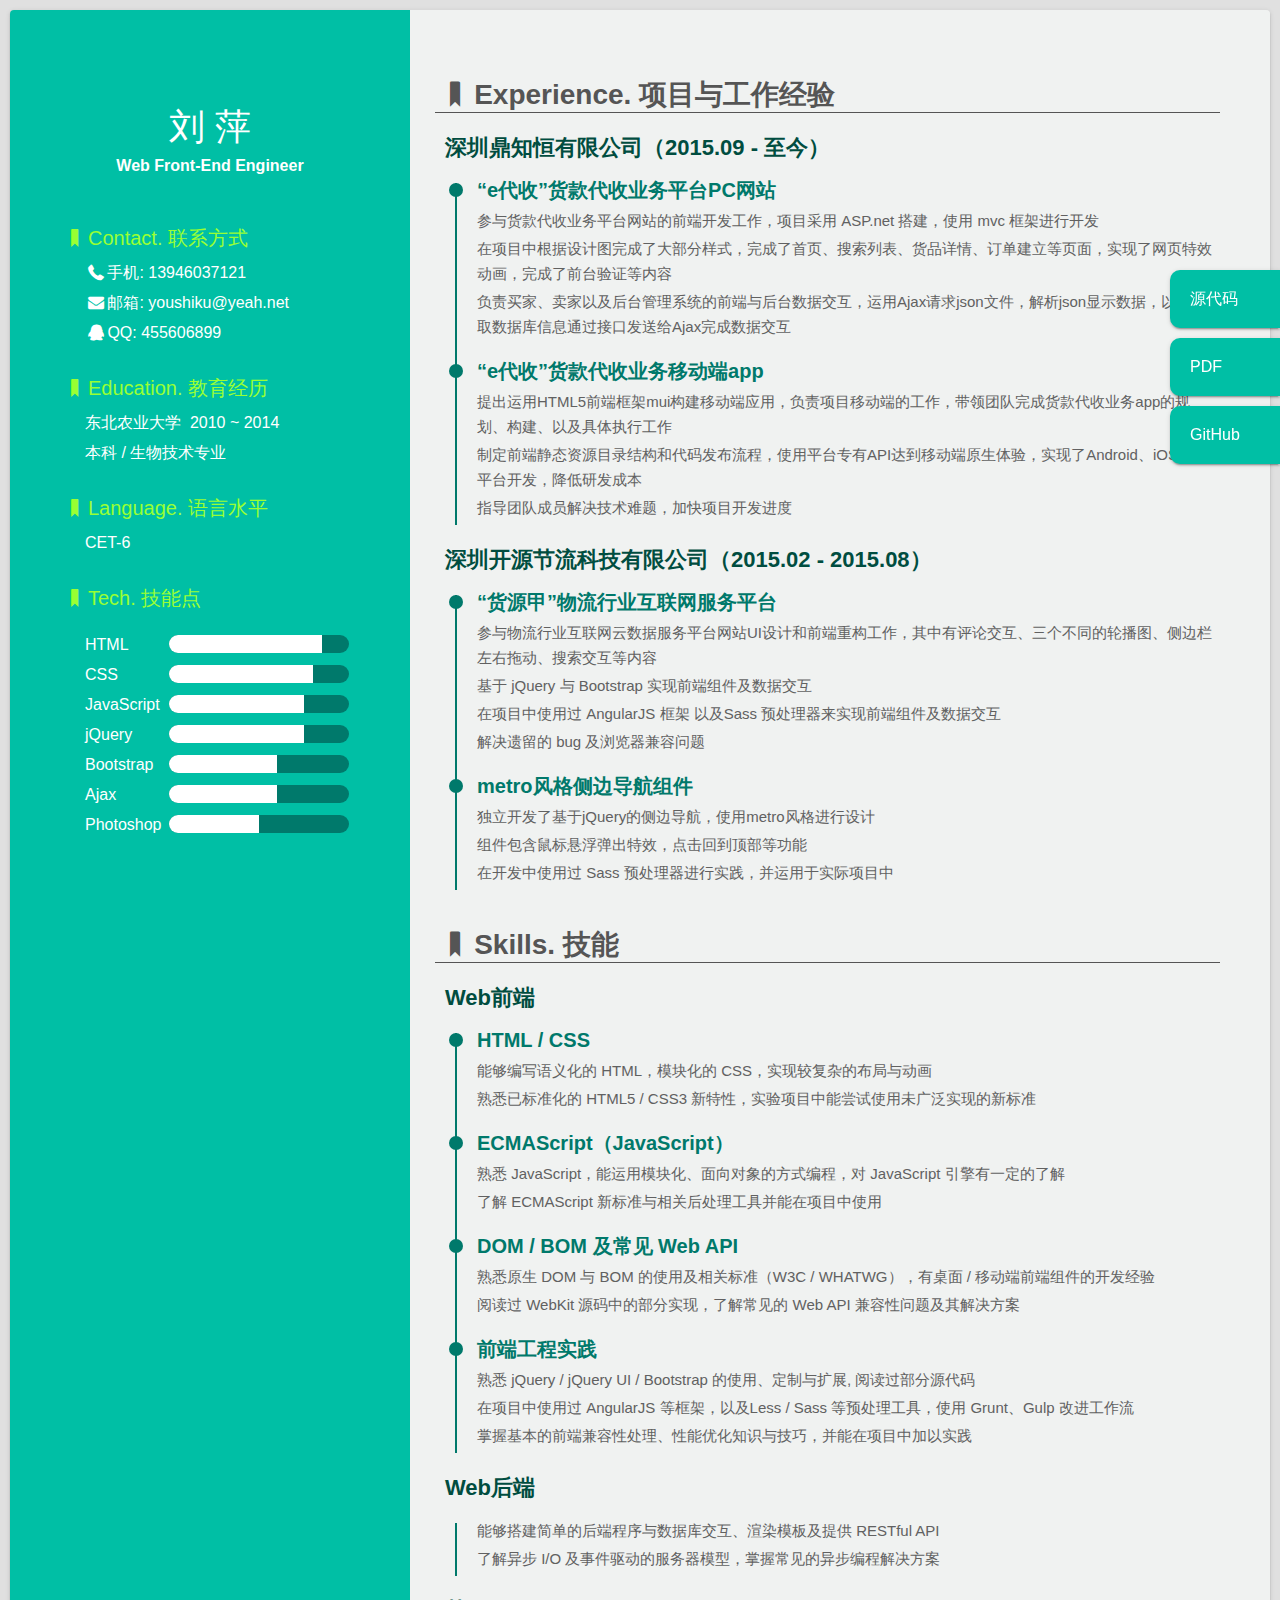
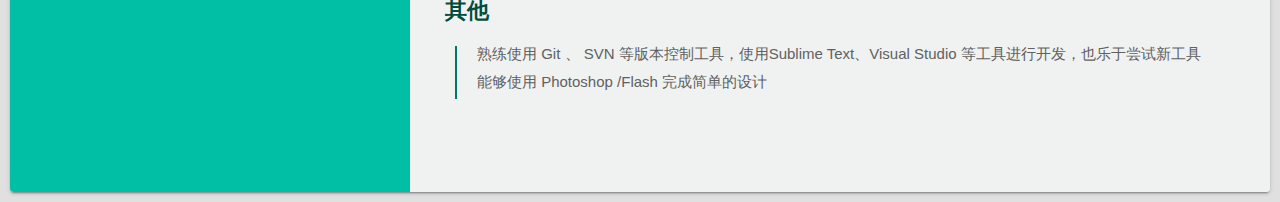
<file: index.html>
<!DOCTYPE html>
<html>
<head>
    <meta charset="UTF-8">
    <title>刘萍的简历</title>
    <meta name="keywords" content="刘萍,前端,工作,简历">
    <link rel="stylesheet" href="src/css/style.css">
    <link rel="stylesheet" href="src/css/print.css">
    <link rel="stylesheet" href="src/css/fontello.css">
    <script>
        (function(i,s,o,g,r,a,m){i['GoogleAnalyticsObject']=r;i[r]=i[r]||function(){
                    (i[r].q=i[r].q||[]).push(arguments)},i[r].l=1*new Date();a=s.createElement(o),
                m=s.getElementsByTagName(o)[0];a.async=1;a.src=g;m.parentNode.insertBefore(a,m)
        })(window,document,'script','//www.google-analytics.com/analytics.js','ga');

        ga('create', 'UA-48084758-4', 'auto');
        ga('send', 'pageview');

    </script>
</head>
<body>
<aside>
    <ul>
        <li>
            <a href="https://github.com/StreamBottle/resume" target="_blank">源代码</a>
        </li>
        <li>
            <a href="resume.pdf" target="_blank">PDF</a>
        </li>
        <li>
            <a href="https://www.github.com/StreamBottle" target="_blank">GitHub</a>
        </li>
    </ul>
</aside>    
<div class="container">
    <div class="sidebar">
        <div class="title">
            <h1>刘 萍</h1>
            <h2>Web Front-End Engineer</h2>
        </div>
        <ul class="side-info">
            <li class="someRight">
                <dt><i class="icon-bookmark"></i>Contact. 联系方式</dt>
                <dd><i class="icon-phone-1"></i>手机: 13946037121</dd>
                <dd><i class="icon-mail-alt"></i>邮箱: <a href="youshiku@yeah.net" target="_blank">youshiku@yeah.net</a></dd>
                <dd><i class="icon-qq"></i>QQ: 455606899</dd>
            </li>
            <li class="someRight">
                <dt><i class="icon-bookmark"></i>Education. 教育经历</dt>
                <dd><span></span> 东北农业大学&nbsp;&nbsp;2010 ~ 2014</dd>
                <dd><span></span> 本科 / 生物技术专业  </dd>
            </li>
            <li class="someRight">
                <dt><i class="icon-bookmark"></i>Language. 语言水平</dt>
                <dd> CET-6</dd>
            </li>
            <li class="skill">
                <dt><i class="icon-bookmark"></i>Tech. 技能点</dt>
                <dd>
                    <div class="skill-name">HTML</div>
                    <div class="skill-bar-wrap">
                        <div class="skill-bar" style="width: 85%"></div>
                    </div>
                </dd>
                <dd>
                    <div class="skill-name">CSS</div>
                    <div class="skill-bar-wrap">
                        <div class="skill-bar" style="width: 80%"></div>
                    </div>
                </dd>
                <dd>
                    <div class="skill-name">JavaScript</div>
                    <div class="skill-bar-wrap">
                        <div class="skill-bar" style="width: 75%"></div>
                    </div>
                </dd>
                <dd>
                    <div class="skill-name">jQuery</div>
                    <div class="skill-bar-wrap">
                        <div class="skill-bar" style="width: 75%"></div>
                    </div>
                </dd>
                <dd>
                    <div class="skill-name">Bootstrap</div>
                    <div class="skill-bar-wrap">
                        <div class="skill-bar" style="width: 60%"></div>
                    </div>
                </dd>
                <dd>
                    <div class="skill-name">Ajax</div>
                    <div class="skill-bar-wrap">
                        <div class="skill-bar" style="width: 60%"></div>
                    </div>
                </dd>
                <dd>
                    <div class="skill-name">Photoshop</div>
                    <div class="skill-bar-wrap">
                        <div class="skill-bar" style="width: 50%"></div>
                    </div>
                </dd>
            </li>
        </ul>
    </div>
    <div class="main">
        <ul class="main-info">
            <li>
                <dt><i class="icon-bookmark"></i>Experience. 项目与工作经验</dt>
                <h3>深圳鼎知恒有限公司（2015.09 - 至今）</h3>
                <ul class="exp">
                    <li>
                        <div class="circle"></div>
                        <h4>“e代收”货款代收业务平台PC网站</h4>
                        <p>参与货款代收业务平台网站的前端开发工作，项目采用 ASP.net 搭建，使用 mvc 框架进行开发</p> 
                        <p>在项目中根据设计图完成了大部分样式，完成了首页、搜索列表、货品详情、订单建立等页面，实现了网页特效动画，完成了前台验证等内容</p> 
                        <p>负责买家、卖家以及后台管理系统的前端与后台数据交互，运用Ajax请求json文件，解析json显示数据，以及获取数据库信息通过接口发送给Ajax完成数据交互</p>   
                    </li>
                    <li>
                        <div class="circle"></div>
                        <h4>“e代收”货款代收业务移动端app</h4>
                        <p>提出运用HTML5前端框架mui构建移动端应用，负责项目移动端的工作，带领团队完成货款代收业务app的规划、构建、以及具体执行工作</p>
                        <p>制定前端静态资源目录结构和代码发布流程，使用平台专有API达到移动端原生体验，实现了Android、iOS等跨平台开发，降低研发成本</p>
                        <p>指导团队成员解决技术难题，加快项目开发进度</p>
                    </li>
                </ul>
                <h3>深圳开源节流科技有限公司（2015.02 - 2015.08）</h3>
                <ul class="exp">
                    <li>
                        <div class="circle"></div>
                        <h4>“货源甲”物流行业互联网服务平台</h4>
                        <p>参与物流行业互联网云数据服务平台网站UI设计和前端重构工作，其中有评论交互、三个不同的轮播图、侧边栏左右拖动、搜索交互等内容</p>
                        <p>基于 jQuery 与 Bootstrap 实现前端组件及数据交互</p>
                        <p>在项目中使用过 AngularJS 框架 以及Sass 预处理器来实现前端组件及数据交互</p>
                        <p>解决遗留的 bug 及浏览器兼容问题</p>
                    </li>
                    <li>
                        <div class="circle"></div>
                        <h4>metro风格侧边导航组件 </h4>
                        <p>独立开发了基于jQuery的侧边导航，使用metro风格进行设计</p>
                        <p>组件包含鼠标悬浮弹出特效，点击回到顶部等功能</p>
                        <p>在开发中使用过 Sass 预处理器进行实践，并运用于实际项目中</p>
                    </li>
                </ul>    
            </li>
            <li>
                <dt><i class="icon-bookmark"></i>Skills. 技能</dt>
                <h3>Web前端</h3>
                <ul class="exp">
                    <li>
                        <div class="circle"></div>
                        <h4>HTML / CSS</h4>
                        <p>能够编写语义化的 HTML，模块化的 CSS，实现较复杂的布局与动画</p>
                        <p>熟悉已标准化的 HTML5 / CSS3 新特性，实验项目中能尝试使用未广泛实现的新标准</p>
                    </li>
                    <li>
                        <div class="circle"></div>
                        <h4>ECMAScript（JavaScript）</h4>
                        <p>熟悉 JavaScript，能运用模块化、面向对象的方式编程，对 JavaScript 引擎有一定的了解</p>
                        <p>了解 ECMAScript 新标准与相关后处理工具并能在项目中使用</p>
                    </li>
                    <li>
                        <div class="circle"></div>
                        <h4>DOM / BOM 及常见 Web API</h4>
                        <p>熟悉原生 DOM 与 BOM 的使用及相关标准（W3C / WHATWG），有桌面 / 移动端前端组件的开发经验</p>
                        <p>阅读过 WebKit 源码中的部分实现，了解常见的 Web API 兼容性问题及其解决方案</p>
                    </li>
                    <li>
                        <div class="circle"></div>
                        <h4>前端工程实践</h4>
                        <p>熟悉 jQuery / jQuery UI / Bootstrap 的使用、定制与扩展, 阅读过部分源代码</p>
                        <p>在项目中使用过 AngularJS 等框架，以及Less / Sass 等预处理工具，使用 Grunt、Gulp 改进工作流</p>
                        <p>掌握基本的前端兼容性处理、性能优化知识与技巧，并能在项目中加以实践</p>
                    </li>
                </ul>
                <h3>Web后端</h3>
                <ul class="exp">
                    <li>
                        <p>能够搭建简单的后端程序与数据库交互、渲染模板及提供 RESTful API</p>
                        <p>了解异步 I/O 及事件驱动的服务器模型，掌握常见的异步编程解决方案</p>
                    </li>
                </ul>
                <h3>其他</h3>
                <ul class="exp">
                    <li>
                        <p>熟练使用 Git 、 SVN 等版本控制工具，使用Sublime Text、Visual Studio 等工具进行开发，也乐于尝试新工具</p>
                        <p>能够使用 Photoshop /Flash 完成简单的设计</p>
                    </li>
                </ul>
            </li>
        </ul>
    </div>
</div>
</body>
</html>
</file>
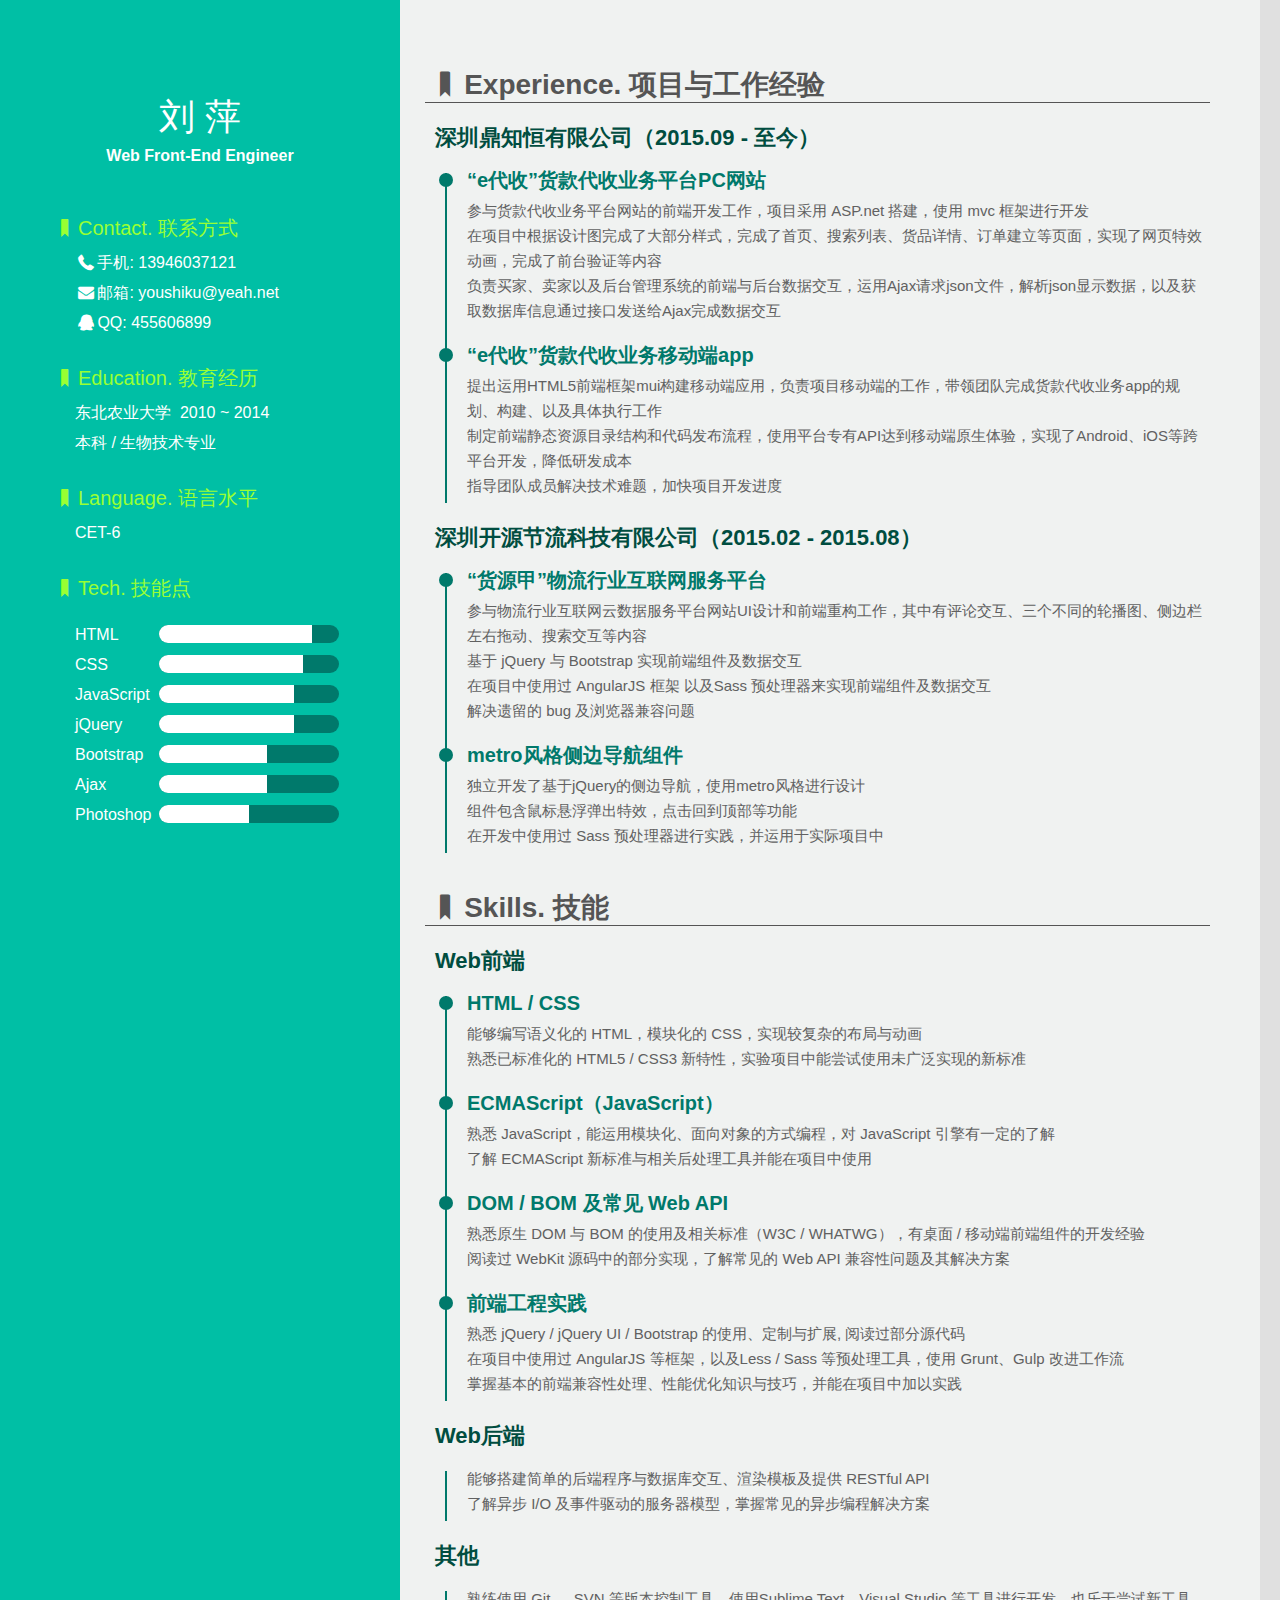
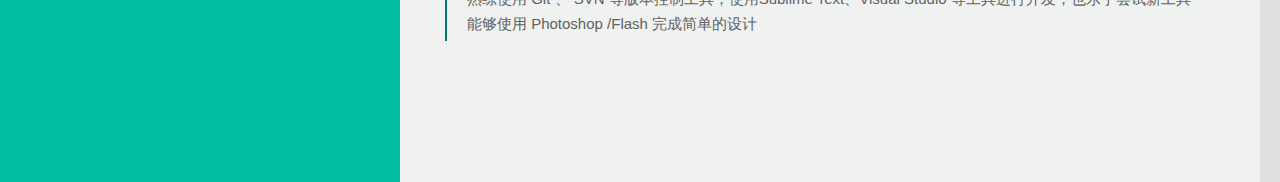
<file: print.html>
<!DOCTYPE html>
<html>
<head>
    <meta charset="UTF-8">
    <title>刘萍的简历</title>
    <meta name="keywords" content="刘萍,前端,工作,简历">
    <link rel="stylesheet" href="src/css/print.css">
    <link rel="stylesheet" href="src/css/fontello.css">
</head>
<body>
<div class="container">
    <div class="sidebar">
        <div class="title">
            <h1>刘 萍</h1>
            <h2>Web Front-End Engineer</h2>
        </div>
        <ul class="side-info">
            <li class="someRight">
                <dt><i class="icon-bookmark"></i>Contact. 联系方式</dt>
                <dd><i class="icon-phone-1"></i>手机: 13946037121</dd>
                <dd><i class="icon-mail-alt"></i>邮箱: <a href="youshiku@yeah.net" target="_blank">youshiku@yeah.net</a></dd>
                <dd><i class="icon-qq"></i>QQ: 455606899</dd>
            </li>
            <li class="someRight">
                <dt><i class="icon-bookmark"></i>Education. 教育经历</dt>
                <dd><span></span> 东北农业大学&nbsp;&nbsp;2010 ~ 2014</dd>
                <dd><span></span> 本科 / 生物技术专业  </dd>
            </li>
            <li class="someRight">
                <dt><i class="icon-bookmark"></i>Language. 语言水平</dt>
                <dd> CET-6</dd>
            </li>
            <li class="skill">
                <dt><i class="icon-bookmark"></i>Tech. 技能点</dt>
                <dd>
                    <div class="skill-name">HTML</div>
                    <div class="skill-bar-wrap">
                        <div class="skill-bar" style="width: 85%"></div>
                    </div>
                </dd>
                <dd>
                    <div class="skill-name">CSS</div>
                    <div class="skill-bar-wrap">
                        <div class="skill-bar" style="width: 80%"></div>
                    </div>
                </dd>
                <dd>
                    <div class="skill-name">JavaScript</div>
                    <div class="skill-bar-wrap">
                        <div class="skill-bar" style="width: 75%"></div>
                    </div>
                </dd>
                <dd>
                    <div class="skill-name">jQuery</div>
                    <div class="skill-bar-wrap">
                        <div class="skill-bar" style="width: 75%"></div>
                    </div>
                </dd>
                <dd>
                    <div class="skill-name">Bootstrap</div>
                    <div class="skill-bar-wrap">
                        <div class="skill-bar" style="width: 60%"></div>
                    </div>
                </dd>
                <dd>
                    <div class="skill-name">Ajax</div>
                    <div class="skill-bar-wrap">
                        <div class="skill-bar" style="width: 60%"></div>
                    </div>
                </dd>
                <dd>
                    <div class="skill-name">Photoshop</div>
                    <div class="skill-bar-wrap">
                        <div class="skill-bar" style="width: 50%"></div>
                    </div>
                </dd>
            </li>
        </ul>
    </div>
    <div class="main">
        <ul class="main-info">
            <li>
                <dt><i class="icon-bookmark"></i>Experience. 项目与工作经验</dt>
                <h3>深圳鼎知恒有限公司（2015.09 - 至今）</h3>
                <ul class="exp">
                    <li>
                        <div class="circle"></div>
                        <h4>“e代收”货款代收业务平台PC网站</h4>
                        <p>参与货款代收业务平台网站的前端开发工作，项目采用 ASP.net 搭建，使用 mvc 框架进行开发</p> 
                        <p>在项目中根据设计图完成了大部分样式，完成了首页、搜索列表、货品详情、订单建立等页面，实现了网页特效动画，完成了前台验证等内容</p> 
                        <p>负责买家、卖家以及后台管理系统的前端与后台数据交互，运用Ajax请求json文件，解析json显示数据，以及获取数据库信息通过接口发送给Ajax完成数据交互</p>   
                    </li>
                    <li>
                        <div class="circle"></div>
                        <h4>“e代收”货款代收业务移动端app</h4>
                        <p>提出运用HTML5前端框架mui构建移动端应用，负责项目移动端的工作，带领团队完成货款代收业务app的规划、构建、以及具体执行工作</p>
                        <p>制定前端静态资源目录结构和代码发布流程，使用平台专有API达到移动端原生体验，实现了Android、iOS等跨平台开发，降低研发成本</p>
                        <p>指导团队成员解决技术难题，加快项目开发进度</p>
                    </li>
                </ul>
                <h3>深圳开源节流科技有限公司（2015.02 - 2015.08）</h3>
                <ul class="exp">
                    <li>
                        <div class="circle"></div>
                        <h4>“货源甲”物流行业互联网服务平台</h4>
                        <p>参与物流行业互联网云数据服务平台网站UI设计和前端重构工作，其中有评论交互、三个不同的轮播图、侧边栏左右拖动、搜索交互等内容</p>
                        <p>基于 jQuery 与 Bootstrap 实现前端组件及数据交互</p>
                        <p>在项目中使用过 AngularJS 框架 以及Sass 预处理器来实现前端组件及数据交互</p>
                        <p>解决遗留的 bug 及浏览器兼容问题</p>
                    </li>
                    <li>
                        <div class="circle"></div>
                        <h4>metro风格侧边导航组件 </h4>
                        <p>独立开发了基于jQuery的侧边导航，使用metro风格进行设计</p>
                        <p>组件包含鼠标悬浮弹出特效，点击回到顶部等功能</p>
                        <p>在开发中使用过 Sass 预处理器进行实践，并运用于实际项目中</p>
                    </li>
                </ul>    
            </li>
            <li>
                <dt><i class="icon-bookmark"></i>Skills. 技能</dt>
                <h3>Web前端</h3>
                <ul class="exp">
                    <li>
                        <div class="circle"></div>
                        <h4>HTML / CSS</h4>
                        <p>能够编写语义化的 HTML，模块化的 CSS，实现较复杂的布局与动画</p>
                        <p>熟悉已标准化的 HTML5 / CSS3 新特性，实验项目中能尝试使用未广泛实现的新标准</p>
                    </li>
                    <li>
                        <div class="circle"></div>
                        <h4>ECMAScript（JavaScript）</h4>
                        <p>熟悉 JavaScript，能运用模块化、面向对象的方式编程，对 JavaScript 引擎有一定的了解</p>
                        <p>了解 ECMAScript 新标准与相关后处理工具并能在项目中使用</p>
                    </li>
                    <li>
                        <div class="circle"></div>
                        <h4>DOM / BOM 及常见 Web API</h4>
                        <p>熟悉原生 DOM 与 BOM 的使用及相关标准（W3C / WHATWG），有桌面 / 移动端前端组件的开发经验</p>
                        <p>阅读过 WebKit 源码中的部分实现，了解常见的 Web API 兼容性问题及其解决方案</p>
                    </li>
                    <li>
                        <div class="circle"></div>
                        <h4>前端工程实践</h4>
                        <p>熟悉 jQuery / jQuery UI / Bootstrap 的使用、定制与扩展, 阅读过部分源代码</p>
                        <p>在项目中使用过 AngularJS 等框架，以及Less / Sass 等预处理工具，使用 Grunt、Gulp 改进工作流</p>
                        <p>掌握基本的前端兼容性处理、性能优化知识与技巧，并能在项目中加以实践</p>
                    </li>
                </ul>
                <h3>Web后端</h3>
                <ul class="exp">
                    <li>
                        <p>能够搭建简单的后端程序与数据库交互、渲染模板及提供 RESTful API</p>
                        <p>了解异步 I/O 及事件驱动的服务器模型，掌握常见的异步编程解决方案</p>
                    </li>
                </ul>
                <h3>其他</h3>
                <ul class="exp">
                    <li>
                        <p>熟练使用 Git 、 SVN 等版本控制工具，使用Sublime Text、Visual Studio 等工具进行开发，也乐于尝试新工具</p>
                        <p>能够使用 Photoshop /Flash 完成简单的设计</p>
                    </li>
                </ul>
            </li>
        </ul>
    </div>
</div>
</body>
</html>
</file>
<file: src/css/style.css>
* {
    margin: 0;
    padding: 0;
}

body {
    background: #e0e0e0;
    font-family: 'Helvetica Neue', Helvetica, 'Lucida Grande', Arial, 'Hiragino Sans GB', 微软雅黑, 'WenQuanYi Micro Hei', STHeiti, SimSun, sans-serif;
    min-width: 1080px;
}

ul,
li {
    list-style: none;
}

a {
    text-decoration: none;
}

h1,
h2,
h3,
h4,
h5,
dt,
dd,
p {
    cursor: default;
}

aside {
    position: fixed;
    right: 0;
    top: 30%;
    z-index: 2;
}

aside li {
    margin-bottom: 10px;
    border-radius: 10px 0 0 10px;
    background: #00bfa5;
    box-shadow: 0 2px 2px 0 rgba(0,0,0,.14),0 3px 1px -2px rgba(0,0,0,.2),0 1px 5px 0 rgba(0,0,0,.12);
}

aside a {
    color: #fff;
    display: inline-block;
    width: 80px;
    height: 38px;
    line-height: 38px;
    padding-left: 10px;
}

.container {
    position: relative;
    margin: 10px auto;
    box-shadow: 0 2px 2px 0 rgba(0,0,0,.14),0 3px 1px -2px rgba(0,0,0,.2),0 1px 5px 0 rgba(0,0,0,.12);
    width: 1060px;
    overflow: hidden;
    border-radius: 4px;
}

.sidebar {
    position: absolute;
    top: 0;
    bottom: 0;
    width: 300px;
    padding: 15px 15px 10000px;
    background: #00bfa5;
    color: #fff;
    line-height: 1.5;
    -webkit-box-sizing: border-box;
    -moz-box-sizing: border-box;
    box-sizing: border-box;
    margin-bottom: -10000px;
}

.sidebar a {
    color: #fff;
}

.title {
    margin: 25px 0 20px;
    text-align: center;
}

.title img {
    display: block;
    margin: 0 auto 15px;
    width: 120px;
}

h1 {
    font-size: 28px;
    font-weight: normal;
}

h2 {
    font-size: 14px;
}

.side-info li {
    padding-top: 20px;
}

.side-info dt {
    font-size: 18px;
    color: #9f3;
    line-height: 40px;
}

.side-info dd {
    font-size: 14px;
    line-height: 20px;
}

.someRight dd {
    margin-left: 25px;
}

.skill {
    position: relative;
}

.skill-name {
    width: 100px;
    font-size: 14px;
    display: inline-block;
    position: relative;
    left: 25px;
    top: -3px;
}

.skill-bar-wrap {
    height: 17px;
    width: 150px;
    background: #00796b;
    display: inline-block;
    border-radius: 20px;
}

.skill-bar {
    height: 17px;
    background: #fff;
    border-radius: 20px 0 0 20px;
}

.note {
    text-indent: 2em;
    margin-top: 90px;
    color: #004d40;
    font-size: 18px;
}

.main {
    position: relative;
    left: 300px;
    width: 720px;
    padding: 15px 20px 10000px;
    background: #f0f2f1;
    margin-bottom: -10000px;
}

.main a {
    color: #4db6ac;
}

.main-info > li {
    padding-top: 20px;
}

.main-info dt {
    font-size: 24px;
    color: #00796b;
    line-height: 30px;
    border-bottom: 1px solid #00796b;
    margin: 0 0 15px -5px;
}

.main-info dd {
    font-size: 15px;
    line-height: 27px;
    color: #616161;
}

.main-info span {
    color: #000;
    font-size: 16px;
}

h3 {
    font-size: 19px;
    color: #004d40;
    margin: 0 0 15px 5px;
}

h4 {
    line-height: 30px;
    font-size: 18px;
    color: #000;
    position: relative;
    bottom: 3px;
}

h5 {
    clear: both;
    font-size: 16px;
    color: #000;
    line-height: 25px;
}

.fa {
    margin-right: 2px;
}

h4 a,
h5 a {
    font-size: 12px;
    border: 1px solid #4db6ac;
    padding: 1px 3px;
    border-radius: 5px;
    margin-left: 7px;
}

.circle {
    height: 14px;
    width: 14px;
    border-radius: 100%;
    background: #00796b;
    float: left;
    position: absolute;
    left: -28px;
    top: 5px;
}

.exp {
    border-left: 2px solid #00796b;
    margin-left: 15px;
}

.exp p {
    font-size: 15px;
    color: #616161;
    line-height: 25px;
    margin-bottom: 3px;
}

.exp > li {
    position: relative;
    top: -5px;
    margin: 0 0 20px 20px;
}

.exp img {
    width: 200px;
}

.exp ul > li {
    margin: 0 0 12px 0;
}

.efe .task4img img {
    height: 97px;
    width: inherit;
}

footer {
    margin: 30px 0 20px;
}

footer p {
    text-align: center;
    color: #616161;
    font-size: 14px;
}

footer a {
    color: #616161;
}

.throb {
    -webkit-animation: throb 1.33s ease-in-out infinite;
    animation: throb 1.33s ease-in-out infinite;
}

@-webkit-keyframes throb {
    0% {
        -webkit-transform: scale(1);
    }

    50% {
        -webkit-transform: scale(0.8);
    }

    100% {
        -webkit-transform: scale(1);
    }
}

@keyframes throb {
    0% {
        transform: scale(1);
    }

    50% {
        transform: scale(0.8);
    }

    100% {
        transform: scale(1);
    }
}
</file>
<file: src/css/print.css>
* {
    margin: 0;
    padding: 0;
}

body {
    background: #e0e0e0;
    font-family: 'Helvetica Neue', Helvetica, 'Lucida Grande', Arial, 'Hiragino Sans GB', 微软雅黑, 'WenQuanYi Micro Hei', STHeiti, SimSun, sans-serif;
}

ul,
li {
    list-style: none;
}

a {
    text-decoration: none;
}

aside {
    position: fixed;
    right: 0;
    top: 30%;
}

aside li {
    margin-bottom: 10px;
    padding: 10px;
    border-radius: 10px 0 0 10px;
    background: #00bfa5;
}

aside a {
    color: #fff;
}

.container {
    width: 1260px;
    height: 1782px;
    position: relative;
}

.sidebar {
    position: absolute;
    top: 0;
    bottom: 0;
    width: 400px;
    padding: 50px;
    background: #00bfa5;
    color: #fff;
    line-height: 1.5;
    -webkit-box-sizing: border-box;
    -moz-box-sizing: border-box;
    box-sizing: border-box;
}

.sidebar a {
    color: #fff;
}

.title {
    margin: 40px 0 20px;
    text-align: center;
}

.title img {
    display: block;
    margin: 0 auto 15px;
    width: 150px;
}

h1 {
    font-size: 36px;
    font-weight: normal;
}

h2 {
    font-size: 16px;
}

.side-info li {
    padding-top: 20px;
}

.side-info dt {
    font-size: 20px;
    color: #9f3;
    line-height: 40px;
}

.side-info dd {
    font-size: 16px;
    line-height: 30px;
}

.someRight dd {
    margin-left: 25px;
}

.skill {
    position: relative;
}

.skill dt{
    margin-bottom: 15px;
}

.skill-name {
    width: 105px;
    font-size: 16px;
    display: inline-block;
    position: relative;
    left: 25px;
    top: -3px;
}

.skill-bar-wrap {
    height: 18px;
    width: 180px;
    background: #00796b;
    display: inline-block;
    border-radius: 20px;
}

.skill-bar {
    height: 18px;
    background: #fff;
    border-radius: 20px 0 0 20px;
}

.note {
    text-indent: 2em;
    margin-top: 100px;
    color: #004d40;
    font-size: 20px;
}

.main {
    position: relative;
    left: 400px;
    width: 860px;
    height: 1782px;
    padding: 50px 50px 20px 30px ;
    background: #f0f2f1;
    -webkit-box-sizing: border-box;
    -moz-box-sizing: border-box;
    box-sizing: border-box;
}

.main a {
    color: #4db6ac;
}

.main-info > li {
    padding-top: 20px;
}

.main-info dt {
    font-size: 28px;
    font-weight: bold;
    color: #555;
    line-height: 30px;
    border-bottom: 1px solid #555;
    margin: 0 0 15px -5px;
    padding-bottom: 2px;
}

.main-info dd {
    font-size: 17px;
    line-height: 27px;
    color: #616161;
}

.main-info span {
    color: #000;
    font-size: 18px;
}

h3 {
    font-size: 22px;
    color: #004d40;
    margin: 20px 0 20px 5px;
}

h4 {
    line-height: 30px;
    font-size: 20px;
    color: #00796b;
    position: relative;
    bottom: 3px;
}

h4 a,
h5 a {
    font-size: 14px;
}

h5 {
    clear: both;
    font-size: 18px;
    color: #000;
    line-height: 25px;
}

.circle {
    height: 14px;
    width: 14px;
    border-radius: 100%;
    background: #00796b;
    float: left;
    position: absolute;
    left: -28px;
    top: 5px;
}

.exp {
    border-left: 2px solid #00796b;
    margin-left: 15px;
}

.exp p {
    font-size: 15px;
    color: #616161;
    line-height: 25px;
}

.exp > li {
    position: relative;
    top: -5px;
    margin: 0 0 20px 20px;
}

.exp img {
    width: 150px;
}

.exp ul > li {
    margin: 0 0 12px 0;
}

.efe .task4img img {
    height: 73px;
    width: inherit;
}
</file>
<file: src/css/fontello.css>
@font-face {
  font-family: 'fontello';
  src: url('../../font/fontello.eot?32003456');
  src: url('../../font/fontello.eot?32003456#iefix') format('embedded-opentype'),
       url('../../font/fontello.woff?32003456') format('woff'),
       url('../../font/fontello.ttf?32003456') format('truetype'),
       url('../../font/fontello.svg?32003456#fontello') format('svg');
  font-weight: normal;
  font-style: normal;
}
/* Chrome hack: SVG is rendered more smooth in Windozze. 100% magic, uncomment if you need it. */
/* Note, that will break hinting! In other OS-es font will be not as sharp as it could be */
/*
@media screen and (-webkit-min-device-pixel-ratio:0) {
  @font-face {
    font-family: 'fontello';
    src: url('../font/fontello.svg?32003456#fontello') format('svg');
  }
}
*/
 
 [class^="icon-"]:before, [class*=" icon-"]:before {
  font-family: "fontello";
  font-style: normal;
  font-weight: normal;
  speak: none;
 
  display: inline-block;
  text-decoration: inherit;
  width: 1em;
  margin-right: .2em;
  text-align: center;
  /* opacity: .8; */
 
  /* For safety - reset parent styles, that can break glyph codes*/
  font-variant: normal;
  text-transform: none;
 
  /* fix buttons height, for twitter bootstrap */
  line-height: 1em;
 
  /* Animation center compensation - margins should be symmetric */
  /* remove if not needed */
  margin-left: .2em;
 
  /* you can be more comfortable with increased icons size */
  /* font-size: 120%; */
 
  /* Font smoothing. That was taken from TWBS */
  -webkit-font-smoothing: antialiased;
  -moz-osx-font-smoothing: grayscale;
 
  /* Uncomment for 3D effect */
  /* text-shadow: 1px 1px 1px rgba(127, 127, 127, 0.3); */
}
 
.icon-wechat:before { content: '\e800'; } /* '' */
.icon-qq:before { content: '\e801'; } /* '' */
.icon-bookmark:before { content: '\e802'; } /* '' */
.icon-heart:before { content: '\e803'; } /* '' */
.icon-mail-alt:before { content: '\e804'; } /* '' */
.icon-link:before { content: '\e805'; } /* '' */
.icon-phone-1:before { content: '\e806'; } /* '' */
</file>
